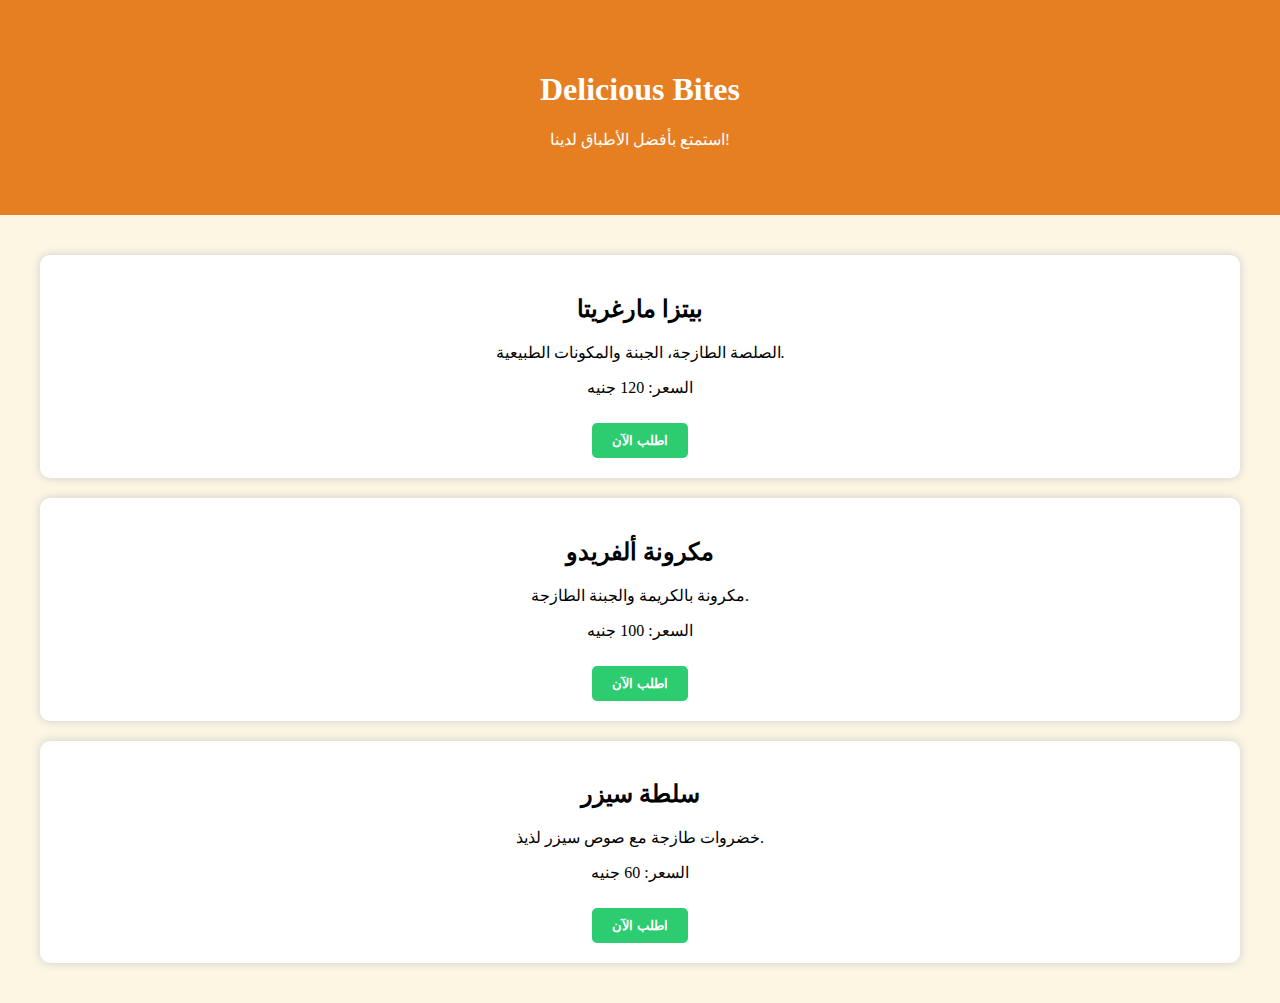
<file: index.html>
<!DOCTYPE html>
<html lang="ar">
<head>
    <meta charset="UTF-8">
    <title>Delicious Bites - Abdelrahman Shehab</title>
    <link rel="stylesheet" href="style.css">
</head>
<body>

<header>
    <h1>Delicious Bites</h1>
    <p>استمتع بأفضل الأطباق لدينا!</p>
</header>

<section class="menu">
    <div class="dish">
        <h2>بيتزا مارغريتا</h2>
        <p>الصلصة الطازجة، الجبنة والمكونات الطبيعية.</p>
        <p>السعر: 120 جنيه</p>
        <button onclick="orderDish('بيتزا مارغريتا')">اطلب الآن</button>
    </div>
    <div class="dish">
        <h2>مكرونة ألفريدو</h2>
        <p>مكرونة بالكريمة والجبنة الطازجة.</p>
        <p>السعر: 100 جنيه</p>
        <button onclick="orderDish('مكرونة ألفريدو')">اطلب الآن</button>
    </div>
    <div class="dish">
        <h2>سلطة سيزر</h2>
        <p>خضروات طازجة مع صوص سيزر لذيذ.</p>
        <p>السعر: 60 جنيه</p>
        <button onclick="orderDish('سلطة سيزر')">اطلب الآن</button>
    </div>
</section>

<script>
function orderDish(dishName) {
    alert('لقد طلبت: ' + dishName + '. شكراً لك!');
}
</script>

</body>
                            </html>
</file>
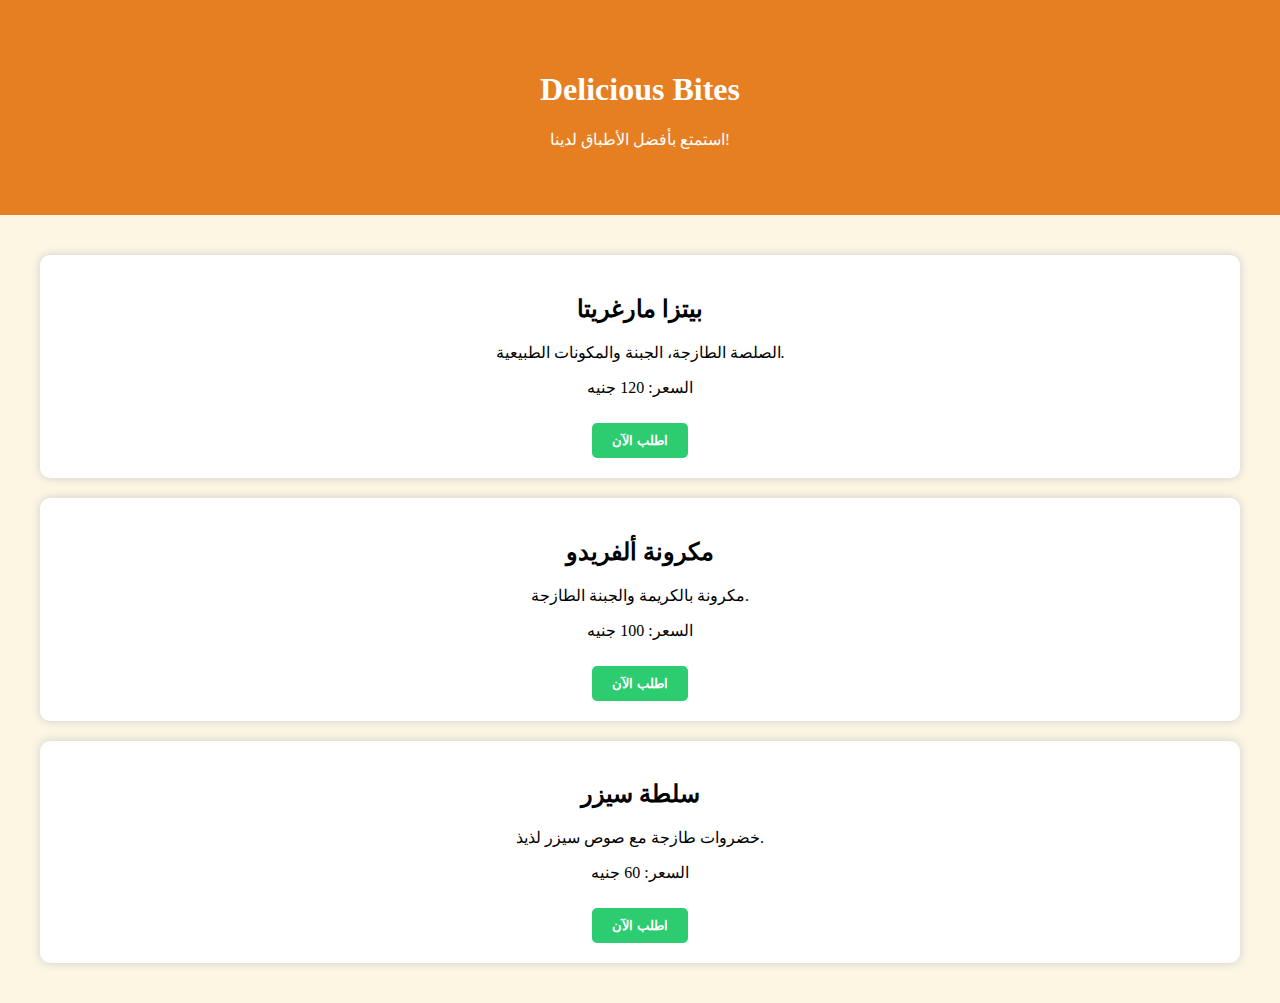
<file: index-enhanced.html>
<!DOCTYPE html>
<html lang="ar">
<head>
    <meta charset="UTF-8">
    <title>Delicious Bites - Abdelrahman Shehab</title>
    <link rel="stylesheet" href="style.css">
</head>
<body>

<header>
    <h1>Delicious Bites</h1>
    <p>استمتع بأفضل الأطباق لدينا!</p>
</header>

<section class="menu">
    <div class="dish">
        <h2>بيتزا مارغريتا</h2>
        <p>الصلصة الطازجة، الجبنة والمكونات الطبيعية.</p>
        <p>السعر: 120 جنيه</p>
        <button onclick="orderDish('بيتزا مارغريتا')">اطلب الآن</button>
    </div>
    <div class="dish">
        <h2>مكرونة ألفريدو</h2>
        <p>مكرونة بالكريمة والجبنة الطازجة.</p>
        <p>السعر: 100 جنيه</p>
        <button onclick="orderDish('مكرونة ألفريدو')">اطلب الآن</button>
    </div>
    <div class="dish">
        <h2>سلطة سيزر</h2>
        <p>خضروات طازجة مع صوص سيزر لذيذ.</p>
        <p>السعر: 60 جنيه</p>
        <button onclick="orderDish('سلطة سيزر')">اطلب الآن</button>
    </div>
</section>

<script>
function orderDish(dishName) {
    alert('لقد طلبت: ' + dishName + '. شكراً لك!');
}
</script>

</body>
</html>
</file>
<file: style.css>
body {
    font-family: Tahoma;
    background: #fdf6e3;
    text-align: center;
    margin: 0;
}

header {
    background: #e67e22;
    color: #fff;
    padding: 50px 20px;
}

.menu {
    display: flex;
    flex-direction: column;
    gap: 20px;
    padding: 40px;
}

.dish {
    background: #fff;
    padding: 20px;
    border-radius: 10px;
    box-shadow: 0 0 10px #ccc;
}

button {
    padding: 10px 20px;
    background: #2ecc71;
    border: none;
    border-radius: 5px;
    color: #fff;
    font-weight: bold;
    cursor: pointer;
    margin-top: 10px;
}

button:hover {
    background: #27ae60;
  }
</file>
